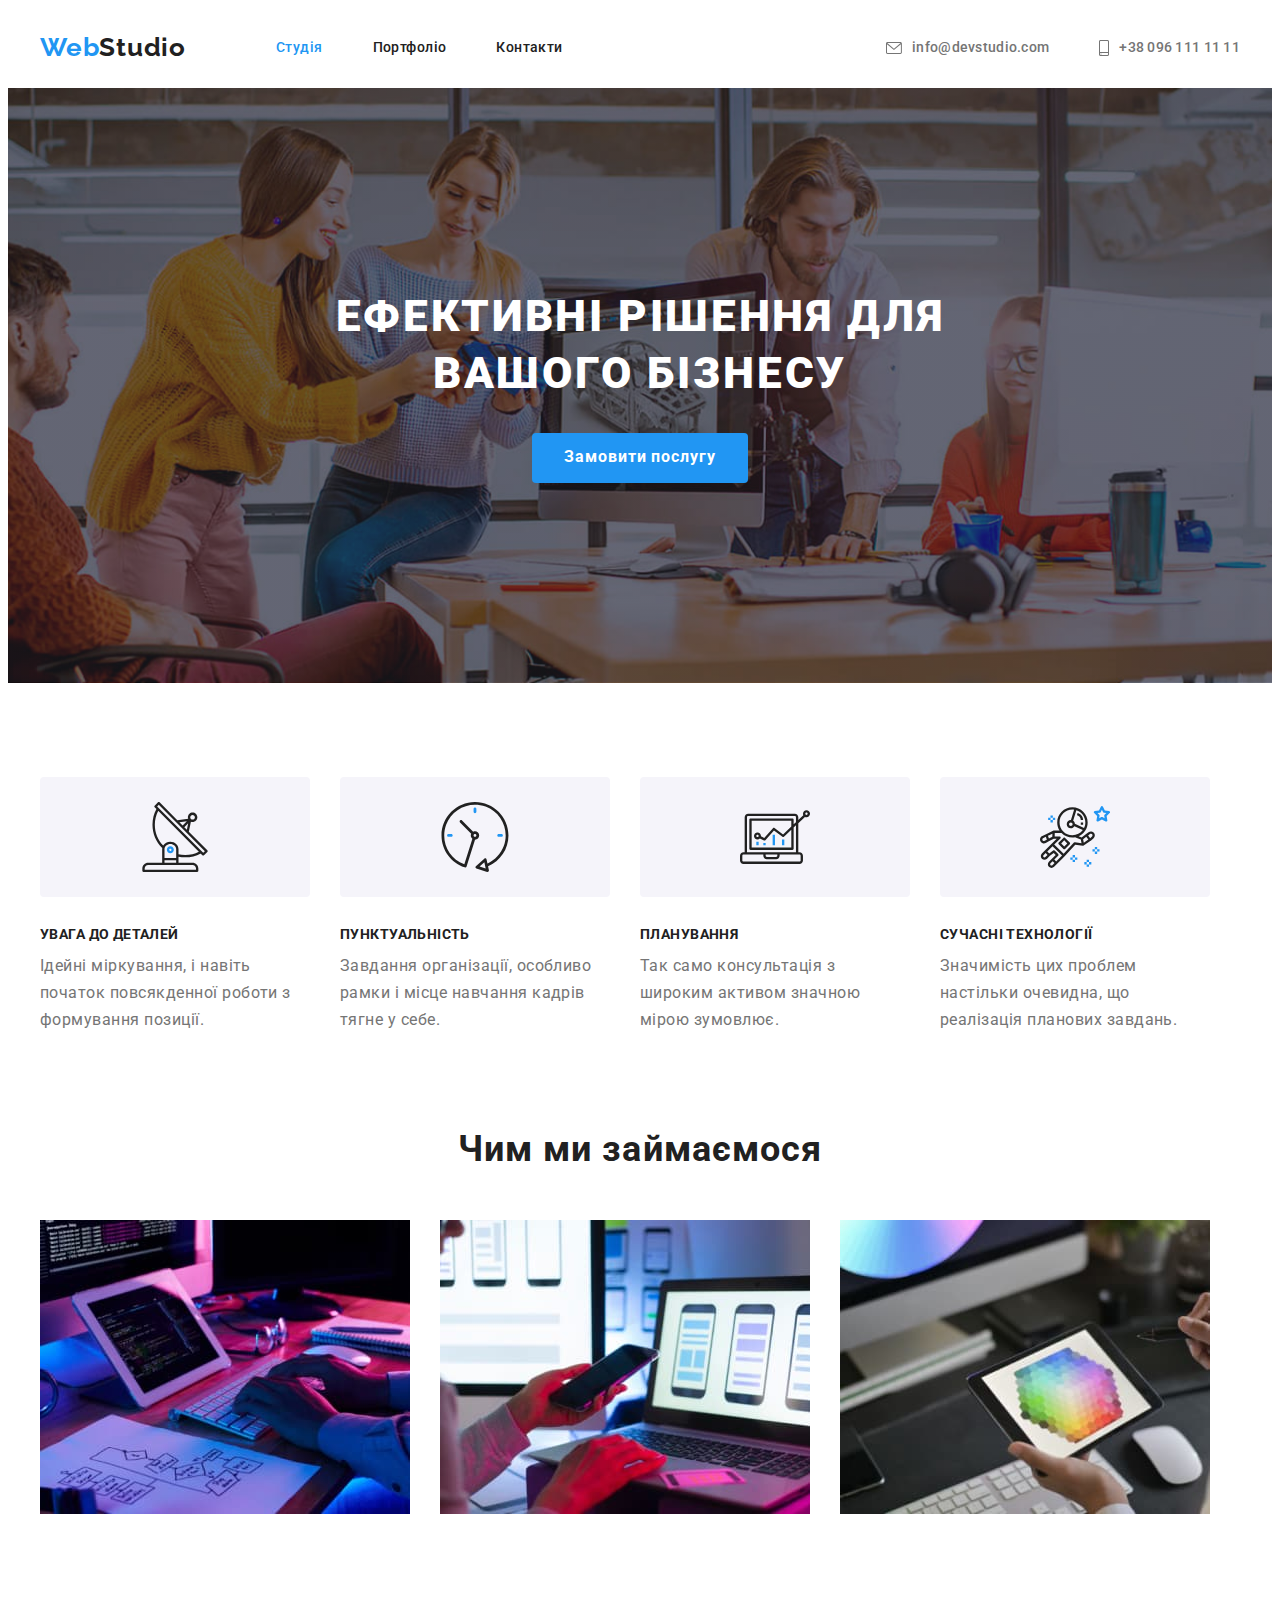
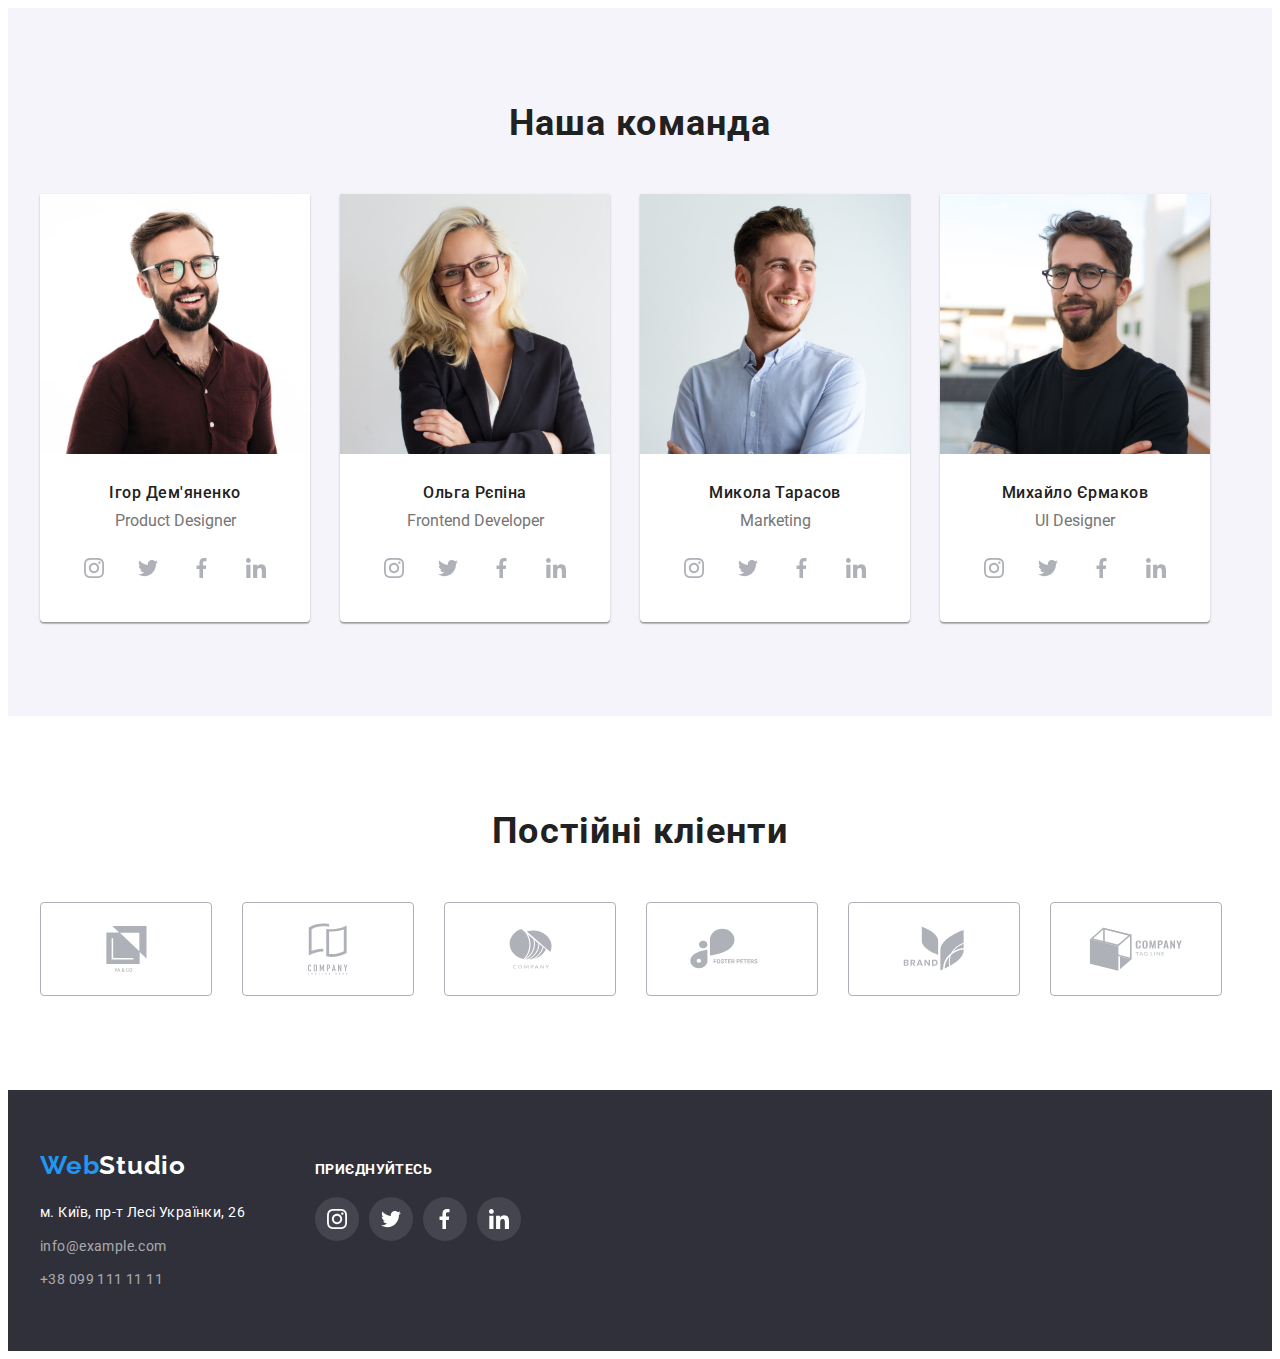
<file: index.html>
<!DOCTYPE html>
<html lang="uk">
  <head>
    <meta charset="UTF-8" />
    <meta name="viewport" content="width=device-width, initial-scale=1.0" />
    <title>WebStudio</title>
    <link
      rel="stylesheet"
      href="https://cdnjs.cloudflare.com/ajax/libs/modern-normalize/1.1.0/modern-normalize.min.css"
      integrity="sha512-wpPYUAdjBVSE4KJnH1VR1HeZfpl1ub8YT/NKx4PuQ5NmX2tKuGu6U/JRp5y+Y8XG2tV+wKQpNHVUX03MfMFn9Q=="
      crossorigin="anonymous"
      referrerpolicy="no-referrer"
    />
    <link
      href="https://fonts.googleapis.com/css2?family=Raleway:wght@700&family=Roboto:wght@400;500;700;900&display=swap"
      rel="stylesheet"
    />
    <link rel="stylesheet" href="./css/styles.css" />
  </head>

  <body>
    <!--Шапка сайту-->
    <header class="header">
      <div class="container">
        <nav class="main-nav">
          <a href="./index.html" class="header-web">Web<span class="header-studio">Studio</span></a>

          <ul class="site-nav list">
            <li><a class="link list-header caren-studio" href="./index.html">Студія</a></li>
            <li><a class="link list-header" href="./portfolio.html">Портфоліо</a></li>
            <li><a class="link list-header" href="">Контакти</a></li>
          </ul>
        </nav>

        <ul class="auth-nav">
          <li>
            <a class="link header-info" href="mailto:info@devstudio.com">
              <svg aria-label="іконка пошти" class="header-mail" wight="16" height="12">
                <use href="./images/sprite.svg#icon-mail"></use>
              </svg>
              info@devstudio.com</a
            >
          </li>
          <li>
            <a class="link header-info" href="tel:+380961111111">
              <svg aria-label="іконка мобільника" class="header-icon" wight="10" height="16">
                <use href="./images/sprite.svg#icon-smartphone"></use>
              </svg>
              +38 096 111 11 11</a
            >
          </li>
        </ul>
      </div>
    </header>
    <!-- Секція Hero -->
    <main>
      <section class="section section-hero">
        <div class="container">
          <h1 class="hero-title">Ефективні рішення для вашого бізнесу</h1>
          <button class="hero-button" type="button">Замовити послугу</button>
        </div>
      </section>

      <section class="section">
        <div class="container">
          <h2 class="visually-hidden">Наші особливості</h2>
          <ul class="title-list">
            <li class="li-title">
              <div class="icon">
                <svg aria-label="іконка антени" class="antena" width="70" height="70">
                  <use href="./images/sprite.svg#icon-antenna"></use>
                </svg>
              </div>
              <h3 class="work-title">УВАГА ДО ДЕТАЛЕЙ</h3>
              <p class="section-work">
                Ідейні міркування, і навіть початок повсякденної роботи з формування позиції.
              </p>
            </li>

            <li class="li-title">
              <div class="icon">
                <svg aria-label="іконка годинника" class="clock" width="70" height="70">
                  <use href="./images/sprite.svg#icon-clock"></use>
                </svg>
              </div>
              <h3 class="work-title">ПУНКТУАЛЬНІСТЬ</h3>
              <p class="section-work">
                Завдання організації, особливо рамки і місце навчання кадрів тягне у себе.
              </p>
            </li>

            <li class="li-title">
              <div class="icon">
                <svg aria-label="іконка діаграми" class="diagram" width="70" height="70">
                  <use href="./images/sprite.svg#icon-diagram"></use>
                </svg>
              </div>
              <h3 class="work-title">ПЛАНУВАННЯ</h3>
              <p class="section-work">
                Так само консультація з широким активом значною мірою зумовлює.
              </p>
            </li>

            <li class="li-title">
              <div class="icon">
                <svg aria-label="іконка астрогавта" class="astronaut" width="70" height="70">
                  <use href="./images/sprite.svg#icon-astronaut"></use>
                </svg>
              </div>
              <h3 class="work-title">СУЧАСНІ ТЕХНОЛОГІЇ</h3>
              <p class="section-work">
                Значимість цих проблем настільки очевидна, що реалізація планових завдань.
              </p>
            </li>
          </ul>
        </div>
      </section>

      <section class="section section-about">
        <div class="container">
          <h2 class="section-working">Чим ми займаємося</h2>
          <ul class="working-foto">
            <li class="li-foto">
              <img
                src="./images/Work-for-computers.jpg"
                alt="розробка за комп`ютером"
                width="370"
                height="294"
              />
            </li>

            <li class="li-foto">
              <img
                src="./images/Working-on-a-laptop.jpg"
                alt="розробка за ноутбуком"
                width="370"
                height="294"
              />
            </li>

            <li class="li-foto">
              <img
                src="./images/Working-on-a-tablet.jpg"
                alt="розробка за планшетом"
                width="370"
                height="294"
              />
            </li>
          </ul>
        </div>
      </section>

      <section class="section section-team">
        <div class="container">
          <h2 class="section-workers">Наша команда</h2>
          <ul class="team-foto">
            <li class="team-item">
              <img
                src="./images/employees/igor-demyanenko.jpg"
                alt="Ігор Дем'яненко"
                width="270"
                height="260"
              />
              <h3 class="img-title">Ігор Дем'яненко</h3>
              <p lang="en" class="profession">Product Designer</p>
              <ul class="social-list">
                <li class="social-list-item">
                  <a href="" class="social-list-link">
                    <svg aria-label="іконка інстаграму" class="social-list-icon">
                      <use href="./images/sprite.svg#icon-instagram"></use>
                    </svg>
                  </a>
                </li>
                <li class="social-list-item">
                  <a href="" class="social-list-link">
                    <svg aria-label="іконка твітеру" class="social-list-icon">
                      <use href="./images/sprite.svg#icon-twitter"></use>
                    </svg>
                  </a>
                </li>
                <li class="social-list-item">
                  <a href="" class="social-list-link">
                    <svg aria-label="іконка фейсбуку" class="social-list-icon">
                      <use href="./images/sprite.svg#icon-facebook"></use>
                    </svg>
                  </a>
                </li>
                <li class="social-list-item">
                  <a href="" class="social-list-link">
                    <svg aria-label="іконка лінкедину" class="social-list-icon">
                      <use href="./images/sprite.svg#icon-linkedin"></use>
                    </svg>
                  </a>
                </li>
              </ul>
            </li>

            <li class="team-item">
              <img
                src="./images/employees/olga-repina.jpg"
                alt="Ольга Рєпіна"
                width="270"
                height="260"
              />
              <h3 class="img-title">Ольга Рєпіна</h3>
              <p lang="en" class="profession">Frontend Developer</p>
              <ul class="social-list">
                <li class="social-list-item">
                  <a href="" class="social-list-link">
                    <svg aria-label="іконка інстаграму" class="social-list-icon">
                      <use href="./images/sprite.svg#icon-instagram"></use>
                    </svg>
                  </a>
                </li>
                <li class="social-list-item">
                  <a href="" class="social-list-link">
                    <svg aria-label="іконка твітеру" class="social-list-icon">
                      <use href="./images/sprite.svg#icon-twitter"></use>
                    </svg>
                  </a>
                </li>
                <li class="social-list-item">
                  <a href="" class="social-list-link">
                    <svg aria-label="іконка фейсбуку" class="social-list-icon">
                      <use href="./images/sprite.svg#icon-facebook"></use>
                    </svg>
                  </a>
                </li>
                <li class="social-list-item">
                  <a href="" class="social-list-link">
                    <svg aria-label="іконка лінкедину" class="social-list-icon">
                      <use href="./images/sprite.svg#icon-linkedin"></use>
                    </svg>
                  </a>
                </li>
              </ul>
            </li>

            <li class="team-item">
              <img
                src="./images/employees/nikolai-tarasov.jpg"
                alt="Микола Тарасов"
                width="270"
                height="260"
              />
              <h3 class="img-title">Микола Тарасов</h3>
              <p lang="en" class="profession">Marketing</p>
              <ul class="social-list">
                <li class="social-list-item">
                  <a href="" class="social-list-link">
                    <svg aria-label="іконка інстаграму" class="social-list-icon">
                      <use href="./images/sprite.svg#icon-instagram"></use>
                    </svg>
                  </a>
                </li>
                <li class="social-list-item">
                  <a href="" class="social-list-link">
                    <svg aria-label="іконка твітеру" class="social-list-icon">
                      <use href="./images/sprite.svg#icon-twitter"></use>
                    </svg>
                  </a>
                </li>
                <li class="social-list-item">
                  <a href="" class="social-list-link">
                    <svg aria-label="іконка фейсбуку" class="social-list-icon">
                      <use href="./images/sprite.svg#icon-facebook"></use>
                    </svg>
                  </a>
                </li>
                <li class="social-list-item">
                  <a href="" class="social-list-link">
                    <svg aria-label="іконка лінкедину" class="social-list-icon">
                      <use href="./images/sprite.svg#icon-linkedin"></use>
                    </svg>
                  </a>
                </li>
              </ul>
            </li>

            <li class="team-item">
              <img
                src="./images/employees/mikhail-ermakovjpg.jpg"
                alt="Михайло Єрмаков"
                width="270"
                height="260"
              />
              <h3 class="img-title">Михайло Єрмаков</h3>
              <p lang="en" class="profession">UI Designer</p>
              <ul class="social-list">
                <li class="social-list-item">
                  <a href="" class="social-list-link">
                    <svg aria-label="іконка інстаграму" class="social-list-icon">
                      <use href="./images/sprite.svg#icon-instagram"></use>
                    </svg>
                  </a>
                </li>
                <li class="social-list-item">
                  <a href="" class="social-list-link">
                    <svg aria-label="іконка твітеру" class="social-list-icon">
                      <use href="./images/sprite.svg#icon-twitter"></use>
                    </svg>
                  </a>
                </li>
                <li class="social-list-item">
                  <a href="" class="social-list-link">
                    <svg aria-label="іконка фейсбуку" class="social-list-icon">
                      <use href="./images/sprite.svg#icon-facebook"></use>
                    </svg>
                  </a>
                </li>
                <li class="social-list-item">
                  <a href="" class="social-list-link">
                    <svg aria-label="іконка лінкедину" class="social-list-icon">
                      <use href="./images/sprite.svg#icon-linkedin"></use>
                    </svg>
                  </a>
                </li>
              </ul>
            </li>
          </ul>
        </div>
      </section>
      <section class="section section-client">
        <div class="container">
        <h2 class="section-title">Постійні кліенти</h2>
          <ul class="list-clients">
            <li class="list-clients-item">
              <a class="list-link-clients" href="#">
                <svg
                  aria
                  lable="логотип постійного кліента"
                  class="client-icon client-icon-one"
                  width="41"
                  height="46"
                >
                  <use href="./images/sprite.svg#icon-company1"></use>
                </svg>
              </a>
            </li>
            <li class="list-clients-item">
              <a class="list-link-clients" href="#">
                <svg
                  aria
                  lable="логотип постійного кліента"
                  class="client-icon client-icon-two"
                  width="40"
                  height="52"
                >
                  <use href="./images/sprite.svg#icon-company2"></use>
                </svg>
              </a>
            </li>
            <li class="list-clients-item">
              <a class="list-link-clients" href="#">
                <svg
                  aria
                  lable="логотип постійного кліента"
                  class="client-icon client-icon-three"
                  width="43"
                  height="41"
                >
                  <use href="./images/sprite.svg#icon-company3"></use>
                </svg>
              </a>
            </li>
            <li class="list-clients-item">
              <a class="list-link-clients" href="#">
                <svg
                  aria
                  lable="логотип постійного кліента"
                  class="client-icon client-icon-four"
                  width="84"
                  height="41"
                >
                  <use href="./images/sprite.svg#icon-company4"></use>
                </svg>
              </a>
            </li>
            <li class="list-clients-item">
              <a class="list-link-clients" href="#">
                <svg
                  aria
                  lable="логотип постійного кліента"
                  class="client-icon client-icon-five"
                  width="62"
                  height="45"
                >
                  <use href="./images/sprite.svg#icon-company5"></use>
                </svg>
              </a>
            </li>
            <li class="list-clients-item">
              <a class="list-link-clients" href="#">
                <svg
                  aria
                  lable="логотип постійного кліента"
                  class="client-icon client-icon-six"
                  width="94"
                  height="44"
                >
                  <use href="./images/sprite.svg#icon-company6"></use>
                </svg>
              </a>
            </li>
          </ul>
        </div>
      </section>
    </main>

    <footer class="footer">
      <div class="container container-footer">
        <div class="footer-main-box">
          <a href="#" class="footer-web">Web<span class="footer-studio">Studio</span></a>
          <address class="address">
            <ul class="footer-adres">
              <li class="#">
                <a
                  class="link-address"
                  href="https://goo.gl/maps/E31LjMS4C6WuwfjZA"
                  target="_blank"
                  rel="noopener nofollow noreferrer"
                  >м. Київ, пр-т Лесі Українки, 26</a>
              </li>
              <li class="#">
                <a class="address" href="mailto:info@example.com">info@example.com</a>
              </li>
              <li class="#"><a class="address" href="tel:+380991111111">+38 099 111 11 11</a></li>
            </ul>
          </address>
        </div>
        <div class="footer-second-box">
          <p class="title-footer">Приєднуйтесь</p>
          <ul class="social-list">
            <li class="social-list-item">
              <a href="" class="social-list-link">
                <svg aria-label="іконка інстаграму" class="social-list-icon">
                  <use href="./images/sprite.svg#icon-instagram"></use>
                </svg>
              </a>
            </li>
            <li class="social-list-item">
              <a href="" class="social-list-link">
                <svg aria-label="іконка твітеру" class="social-list-icon">
                  <use href="./images/sprite.svg#icon-twitter"></use>
                </svg>
              </a>
            </li>
            <li class="social-list-item">
              <a href="" class="social-list-link">
                <svg aria-label="іконка фейсбуку" class="social-list-icon">
                  <use href="./images/sprite.svg#icon-facebook"></use>
                </svg>
              </a>
            </li>
            <li class="social-list-item">
              <a href="" class="social-list-link">
                <svg aria-label="іконка лінкедину" class="social-list-icon">
                  <use href="./images/sprite.svg#icon-linkedin"></use>
                </svg>
              </a>
            </li>
          </ul>
        </div>
      </div>
    </footer>
  </body>
</html>
</file>
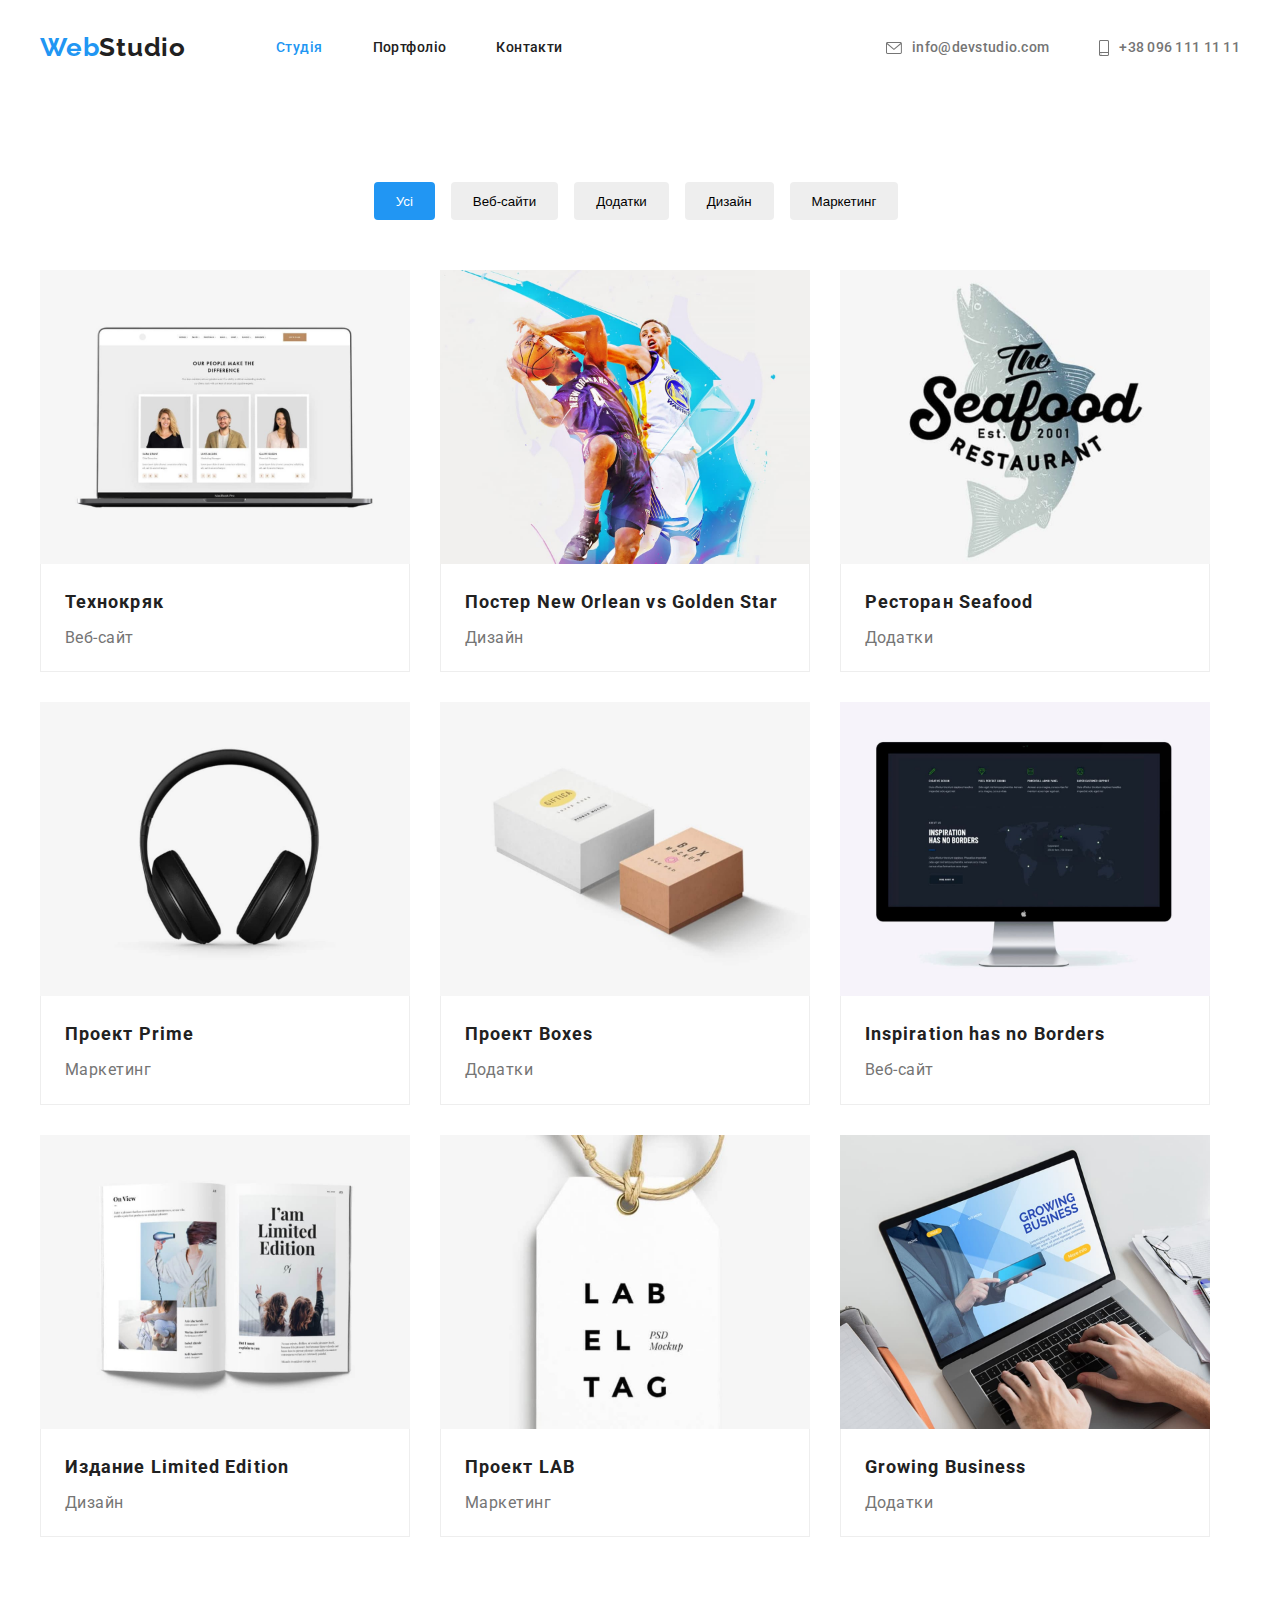
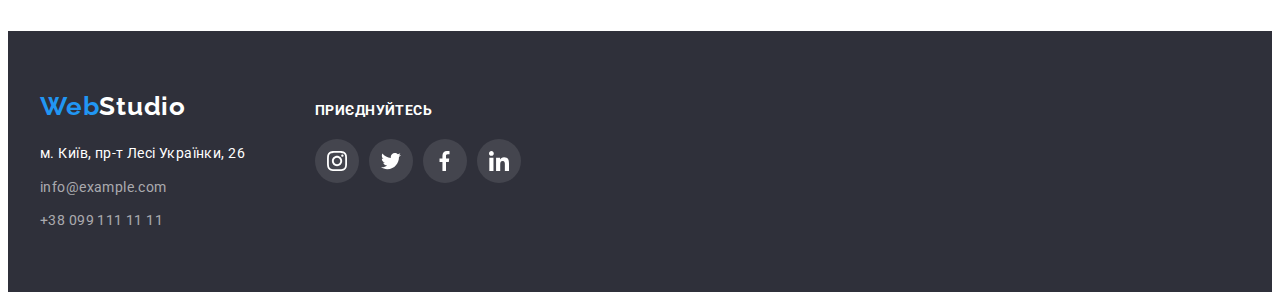
<file: portfolio.html>
<!DOCTYPE html>
<html lang="uk">
  <head>
    <meta charset="UTF-8" />
    <meta http-equiv="X-UA-Compatible" content="IE=edge" />
    <meta name="viewport" content="width=device-width, initial-scale=1.0" />
    <title>Portfolio</title>
    <link
      rel="stylesheet"
      href="https://cdnjs.cloudflare.com/ajax/libs/modern-normalize/1.1.0/modern-normalize.min.css"
      integrity="sha512-wpPYUAdjBVSE4KJnH1VR1HeZfpl1ub8YT/NKx4PuQ5NmX2tKuGu6U/JRp5y+Y8XG2tV+wKQpNHVUX03MfMFn9Q=="
      crossorigin="anonymous"
      referrerpolicy="no-referrer"
    />
    <link
      href="https://fonts.googleapis.com/css2?family=Raleway:wght@700&family=Roboto:wght@400;500;700;900&display=swap"
      rel="stylesheet"
    />
    <link rel="stylesheet" href="./css/styles.css" />
  </head>

  <body>
    <header class="header">
      <div class="container">
        <nav class="main-nav">
          <a href="./index.html" class="header-web">Web<span class="header-studio">Studio</span></a>

          <ul class="site-nav list">
            <li><a class="link list-header caren-studio" href="./index.html">Студія</a></li>
            <li><a class="link list-header" href="./portfolio.html">Портфоліо</a></li>
            <li><a class="link list-header" href="">Контакти</a></li>
          </ul>
        </nav>

        <ul class="auth-nav">
          <li>
            <a class="link header-info" href="mailto:info@devstudio.com">
              <svg aria-label="іконка пошти" class="header-mail" wight="16" height="12">
                <use href="./images/sprite.svg#icon-mail"></use>
              </svg>
              info@devstudio.com</a
            >
          </li>
          <li>
            <a class="link header-info" href="tel:+380961111111">
              <svg aria-label="іконка мобільника" class="header-icon" wight="10" height="16">
                <use href="./images/sprite.svg#icon-smartphone"></use>
              </svg>
              +38 096 111 11 11</a
            >
          </li>
        </ul>
      </div>
    </header>
    <main>
      <section class="section">
        <div class="container">
          <h1 class="visually-hidden">Список робіт</h1>

          <ul class="list-button">
            <li class="button-li portfolio">
              <button type="button" class="active">Усі</button>
            </li>

            <li class="button-li portfolio">
              <button type="button" class="filtr-btns">Веб-сайти</button>
            </li>

            <li class="button-li portfolio">
              <button type="button" class="filtr-btns">Додатки</button>
            </li>

            <li class="button-li portfolio">
              <button type="button" class="filtr-btns">Дизайн</button>
            </li>

            <li class="button-li portfolio">
              <button type="button" class="filtr-btns">Маркетинг</button>
            </li>
          </ul>

          <ul class="menu-images">
            <li class="list-menu">
              <a href="#" class="portfolio-list-link">
                <img src="./images/notebook.jpg" alt="notebook" width="370" />
                <div class="menu-icon">
                  <h2 class="list-title">Технокряк</h2>
                  <p class="menu-link">Веб-сайт</p>
                </div>
              </a>
            </li>

            <li class="list-menu">
              <a href="#" class="portfolio-list-link">
                <img src="./images/poster.jpg" alt="poster" width="370" />
                <div class="menu-icon">
                  <h2 class="list-title">Постер New Orlean vs Golden Star</h2>
                  <p class="menu-link">Дизайн</p>
                </div>
              </a>
            </li>

            <li class="list-menu">
              <a href="#" class="portfolio-list-link">
                <img src="./images/restaurant.jpg" alt="restaurant" width="370" />
                <div class="menu-icon">
                  <h2 class="list-title">Ресторан Seafood</h2>
                  <p class="menu-link">Додатки</p>
                </div>
              </a>
            </li>

            <li class="list-menu">
              <a href="#" class="portfolio-list-link">
                <img src="./images/headphones.jpg" alt="headphones" width="370" />
                <div class="menu-icon">
                  <h2 class="list-title">Проект Prime</h2>
                  <p class="menu-link">Маркетинг</p>
                </div>
              </a>
            </li>

            <li class="list-menu">
              <a href="#" class="portfolio-list-link">
                <img src="./images/box.jpg" alt="Box" width="370" />
                <div class="menu-icon">
                  <h2 class="list-title">Проект Boxes</h2>
                  <p class="menu-link">Додатки</p>
                </div>
              </a>
            </li>

            <li class="list-menu">
              <a href="#" class="portfolio-list-link">
                <img src="./images/pc.jpg" alt="pc" width="370" />
                <div class="menu-icon">
                  <h2 class="list-title">Inspiration has no Borders</h2>
                  <p class="menu-link">Веб-сайт</p>
                </div>
              </a>
            </li>

            <li class="list-menu">
              <a href="#" class="portfolio-list-link">
                <img src="./images/book.jpg" alt="book" width="370" />
                <div class="menu-icon">
                  <h2 class="list-title">Издание Limited Edition</h2>
                  <p class="menu-link">Дизайн</p>
                </div>
              </a>
            </li>

            <li class="list-menu">
              <a href="#" class="portfolio-list-link">
                <img src="./images/leiba.jpg" alt="leiba" width="370" />
                <div class="menu-icon">
                  <h2 class="list-title">Проект LAB</h2>
                  <p class="menu-link">Маркетинг</p>
                </div>
              </a>
            </li>

            <li class="list-menu">
              <a href="#" class="portfolio-list-link">
                <img src="./images/application.jpg" alt="application" width="370" />
                <div class="menu-icon">
                  <h2 class="list-title">Growing Business</h2>
                  <p class="menu-link">Додатки</p>
                </div>
              </a>
            </li>
          </ul>
        </div>
      </section>
    </main>

    <footer class="footer">
      <div class="container container-footer">
        <div class="footer-main-box">
          <a href="#" class="footer-web">Web<span class="footer-studio">Studio</span></a>
          <address class="address">
            <ul class="footer-adres">
              <li class="#">
                <a
                  class="link-address"
                  href="https://goo.gl/maps/E31LjMS4C6WuwfjZA"
                  target="_blank"
                  rel="noopener nofollow noreferrer"
                  >м. Київ, пр-т Лесі Українки, 26</a
                >
              </li>
              <li class="#">
                <a class="address" href="mailto:info@example.com">info@example.com</a>
              </li>
              <li class="#"><a class="address" href="tel:+380991111111">+38 099 111 11 11</a></li>
            </ul>
          </address>
        </div>
        <div class="footer-second-box">
          <p class="title-footer">Приєднуйтесь</p>
          <ul class="social-list">
            <li class="social-list-item">
              <a href="" class="social-list-link">
                <svg aria-label="іконка інстаграму" class="social-list-icon">
                  <use href="./images/sprite.svg#icon-instagram"></use>
                </svg>
              </a>
            </li>
            <li class="social-list-item">
              <a href="" class="social-list-link">
                <svg aria-label="іконка твітеру" class="social-list-icon">
                  <use href="./images/sprite.svg#icon-twitter"></use>
                </svg>
              </a>
            </li>
            <li class="social-list-item">
              <a href="" class="social-list-link">
                <svg aria-label="іконка фейсбуку" class="social-list-icon">
                  <use href="./images/sprite.svg#icon-facebook"></use>
                </svg>
              </a>
            </li>
            <li class="social-list-item">
              <a href="" class="social-list-link">
                <svg aria-label="іконка лінкедину" class="social-list-icon">
                  <use href="./images/sprite.svg#icon-linkedin"></use>
                </svg>
              </a>
            </li>
          </ul>
        </div>
      </div>
    </footer>
  </body>
</html>
</file>
<file: css/styles.css>
:root {
  /* Fonts */
  --main-font-family: 'Roboto', sans-serif;

  /* Colors */
  --main-color: #212121;
  --main-light-color: #ffffff;
  --current-color: #2196f3;
  --secondary-color: #757575;
  --footer-color: #2f303a;
  --button-color: #f5f4fa;
}

/* Main nav*/

.site-nav {
  display: flex;
  align-items: center;
  padding-top: 32px;
  padding-bottom: 32px;
}

.main-nav {
  display: flex;
  align-items: center;
}

.site-nav list {
  display: flex;
}
/* Site nav*/

.site-nav li {
  display: flex;
  margin-right: 50px;
}

.site-nav li:last-child {
  margin-right: 0;
}

/* Auth nav*/

.auth-nav {
  display: flex;
  margin-left: auto;
  padding-top: 32px;
  padding-bottom: 32px;
  align-items: center;
}

.auth-nav li {
  margin-right: 50px;
}

.auth-nav li:last-child {
  margin-right: 0;
}

/* Видаляємо марджини із списків */

html {
  box-sizing: border-box;
}

ul,
ol {
  margin-top: 0;
  margin-bottom: 0;
  padding-left: 0;
}

img {
  display: block;
}

/* Видаляємо марджини із заголовків */
h1,
h2,
h3,
h4,
p {
  margin-top: 0;
  margin-bottom: 0;
}

body {
  font-family: var(--main-font-family);
  font-size: 16px;
  color: var(--main-color);
}

.header .container {
  display: flex;
  align-items: center;
}

.section {
  padding-top: 94px;
  padding-bottom: 94px;
}
.container {
  width: 1200px;
  margin-left: auto;
  margin-right: auto;
  padding-left: 15px;
  padding-right: 15px;
}

.header-studio {
  font-size: 26px;
  line-height: 1.2;
  font-weight: 700;
  font-family: 'Raleway', sans-serif;
  color: var(--main-color);
}

.header-web {
  font-size: 26px;
  line-height: 1.2;
  font-weight: 700;
  font-family: 'Raleway', sans-serif;
  color: var(--current-color);
  margin-right: 90px;
  padding-top: 24px;
  padding-bottom: 25px;
}

.header-info {
  font-weight: 500;
  font-size: 14px;
  line-height: 1.1;
  color: var(--secondary-color);
  letter-spacing: 0.02em;
  display: flex;
  align-items: center;
}
.icon-mail {
  margin-right: 10px;
  width: 16px;
  height: 12px;
  fill: var(--secondary-color);
}

.header-icon {
  width: 10px;
  height: 16px;
  margin-right: 10px;
  fill: var(--secondary-color);
}

.header-icon:hover,
.header-icon:focus {
  background-color: var(--current-color);
  color: var(--current-color);
  background-color: var(--main-light-color);
}

.header-mail {
  width: 16px;
  height: 12px;
  margin-right: 10px;
  fill: var(--secondary-color);
}
.button-li {
  margin-right: 8px;
}
/* ссилка хедера. */

.list-header {
  color: var(--main-color);
  font-weight: 500;
  font-size: 14px;
  line-height: 1.1;
  letter-spacing: 0.03em;
}
.list-button {
  font-family: 'Roboto';
  font-style: normal;
  font-weight: 500;
  font-size: 16px;
  line-height: 26px;
  display: flex;
  justify-content: center;
  gap: 8px;
}

.menu-images {
  display: flex;
  flex-wrap: wrap;
  gap: 30px;
  margin-top: 50px;
}
/* ховаєм h1 */
.visually-hidden {
  position: absolute;
  white-space: nowrap;
  width: 1px;
  height: 1px;
  overflow: hidden;
  border: 0;
  padding: 0;
  clip: rect(0 0 0 0);
  clip-path: inset(50%);
  margin: -1px;
}

/* ховаєм h2 в index.html */

.visually-hidden {
  position: absolute;
  white-space: nowrap;
  width: 1px;
  height: 1px;
  overflow: hidden;
  border: 0;
  padding: 0;
  clip: rect(0 0 0 0);
  clip-path: inset(50%);
  margin: -1px;
}

/* удаляємо маркери */
li {
  list-style-type: none;
}

.li-title {
  width: 270px;
}
/* Дефолтні параметри кнопки */

.button {
  display: inline-block;
  border: none;
  cursor: pointer;
  font-family: inherit;
  font-weight: 500;
  font-size: 16px;
  line-height: 1.6;
  background-color: var(--main-light-color);
  letter-spacing: 0.03em;
}

/* Текст кнопок */

.button-text {
  font-weight: 500;
  font-size: 16px;
  line-height: 1.6;
}

/* hover focus button */
.filtr-btns:hover,
.filtr-btns:focus {
  background-color: var(--current-color);
  color: var(--main-light-color);
  /* box-shadow: 0px 3px 1px rgba(0, 0, 0, 0.1), 0px 1px 2px rgba(0, 0, 0, 0.08), 0px 2px 2px rgba(0, 0, 0, 0.12); */
}

.button:hover,
.button:focus {
  background-color: var(--current-color);
  color: var(--main-light-color);
}

/* hover focus ссилок */

.link:hover,
.link:focus {
  color: var(--current-color);
  background-color: var(--main-light-color);
}

/* С */
.profession {
  color: #757575;
  text-align: center;
}

.link-address {
  color: #ffffff;
  font-style: normal;
  font-weight: 400;
  font-size: 14px;
  line-height: 1.7;
  letter-spacing: 0.03em;
  margin-top: 20px;
}

/* Hover footer address  */

.address:hover,
.address:focus {
  color: var(--current-color);
}

/* Заголовок ссилки */

.list-title {
  font-size: 18px;
  line-height: 2;
  color: var(--main-color);
  letter-spacing: 0.06em;
  padding-top: 20px;
  padding-left: 24px;
  padding-right: 24px;
  margin-bottom: 4px;
}

.menu-icon {
  background: #ffffff;
  border: 1px solid #eeeeee;
  border-top: 0;
}
/* .list-border {
  background: #FFFFFF;
  border: 1px solid #EEEEEE;

} */
/* Параграф ссилки  */

.work {
  font-size: 16px;
  line-height: 1.8;
  color: var(--secondary-color);
}

.section-workers {
  text-align: center;
  font-family: 'Roboto';
  font-style: normal;
  font-weight: 700;
  font-size: 36px;
  line-height: 42px;
  text-align: center;
  letter-spacing: 0.03em;
  margin-bottom: 50px;

  color: #212121;
}
.section-team {
  background-color: #f5f4fa;
}

.team-item {
  height: 428px;
  background: #ffffff;
  /* material shadow v1 */

  box-shadow: 0px 1px 3px rgba(0, 0, 0, 0.12), 0px 1px 1px rgba(0, 0, 0, 0.14),
    0px 2px 1px rgba(0, 0, 0, 0.2);
  border-radius: 0px 0px 4px 4px;
}

.hero-title {
  text-align: center;
  font-family: 'Roboto';
  width: 696px;
  margin-right: auto;
  margin-left: auto;
  margin-bottom: 30px;
  font-weight: 900;
  font-size: 44px;
  line-height: 1.3;
  color: var(--main-light-color);

  text-transform: uppercase;
  letter-spacing: 0.06em;
}

.section-hero {
  text-align: center;
  padding: 200px 0;
  background-color: #c4c4c4;
  background-image: linear-gradient(rgba(47, 48, 58, 0.4), rgba(47, 48, 58, 0.4)),
    url('../images/hero/Img.jpg');
  background-size: cover;
  background-repeat: no-repeat;
  background-position: center;
  max-width: 1600px;
  margin: 0 auto;
}

.hero-button {
  border-radius: 4px;
  font-family: 'Roboto';
  font-style: normal;
  font-weight: 700;
  font-size: 16px;
  line-height: 1.8;
  letter-spacing: 0.06em;
  cursor: pointer;
  background-color: var(--current-color);
  color: var(--main-light-color);
  border: none;
  width: 216px;
  height: 50px;
}

.work-title {
  text-transform: uppercase;
  font-size: 14px;
  line-height: 1.1;
  letter-spacing: 0.03em;
  margin-bottom: 10px;
}

.section-work {
  font-size: 16px;
  line-height: 1.7;
  color: var(--secondary-color);
  letter-spacing: 0.03em;
}

.menu-link {
  font-size: 16px;
  line-height: 1.7;
  color: var(--secondary-color);
  letter-spacing: 0.03em;
  padding-bottom: 20px;
  padding-left: 24px;
  padding-right: 24px;
}
.section-about {
  padding-top: 0;
}

.social-list-icon {
  width: 20px;
  height: 20px;
  fill: #afb1b8;
}
.social-list-link:hover .social-list-icon,
.social-list-link:focus .social-list-icon {
  fill: var(--button-color);
}
.social-list-link {
  display: flex;
  align-items: center;
  justify-content: center;
  width: 44px;
  height: 44px;
  border-radius: 50%;
  background-color: #ffffff;
}

.social-list-link:hover,
.social-list-link:focus {
  background-color: var(--current-color);
}
.social-list {
  display: flex;
  justify-content: center;
  column-gap: 10px;
  margin-top: 16px;
}
.section-working {
  text-align: center;
  font-family: 'Roboto';
  font-style: normal;
  font-weight: 700;
  font-size: 36px;
  line-height: 42px;
  text-align: center;
  letter-spacing: 0.03em;
  margin-bottom: 50px;

  color: #212121;
}

.title-list,
.working-foto,
.team-foto {
  display: flex;
  gap: 30px;
}

.img-title {
  font-weight: 500;
  font-size: 16px;
  line-height: 1.1;
  letter-spacing: 0.03em;
  padding-top: 30px;
  text-align: center;
  margin-bottom: 10px;
}

.footer {
  background: #2f303a;
  padding-top: 60px;
  padding-bottom: 60px;
}

.footer-web {
  font-size: 26px;
  line-height: 1.2;
  font-weight: 700;
  font-family: 'Raleway', sans-serif;
  color: var(--current-color);
}

.team {
  background-color: #f5f4fa;
}
/* колір логотипа */

.footer-studio {
  color: var(--main-light-color);
  font-size: 26px;
  line-height: 1.2;
  font-family: 'Raleway', sans-serif;
}

.footer-adres {
  display: flex;
  flex-direction: column;
  gap: 9px;
}

.title-footer {
  margin-bottom: 20px;
  font-weight: 700;
  font-size: 14px;
  line-height: 1.14;
  letter-spacing: 0.03em;
  text-transform: uppercase;
  color: var(--main-light-color);
}

.filtr-btns,
.active {
  border-radius: 4px;
  background-color: #eeeeee;
  cursor: pointer;
  padding: 6px 22px;
  border: none;
  height: 38px;
}

.foto-work {
  line-height: 1.1;
  color: var(--secondary-color);
  letter-spacing: 0.03em;
}

/* робить голубий колір в статичному стані */

.caren-studio {
  color: var(--current-color);
}

.caren-portfolio {
  color: var(--current-color);
}

.button-section {
  background: var(--button-color);
}
.active {
  border-radius: 4px;
  background-color: var(--current-color);
  color: var(--main-light-color);
}

.address {
  margin-top: 20px;
}
/* ховаєм підкреслювання ссилок */

a {
  text-decoration: none;
  color: var(--secondary-color);
  font-family: 'Roboto';
  font-style: normal;
  font-weight: 400;
  font-size: 14px;
  line-height: 24px;
  /* or 171% */

  letter-spacing: 0.03em;

  color: rgba(255, 255, 255, 0.6);
}
.icon {
  display: flex;
  height: 120px;
  margin-bottom: 30px;
  justify-content: center;
  align-items: center;
  background-color: #f5f4fa;
  border-radius: 4px;
}

/* .section-client {
  margin-bottom: 50px;
  font-size: 36px;
  line-height: 1.17;
  text-align: center;
} */

.list-link-clients {
  display: flex;
  align-items: center;
  justify-content: center;
  border: 1px solid #afb1b8;
  border-radius: 4px;
  width: 170px;
  height: 92px;
  fill: #afb1b8;
}

.list-link-clients:hover,
.list-link-clients:focus {
  fill: var(--current-color);
  border-color: var(--current-color);
}

.list-clients {
  display: flex;
  gap: 30px;
  fill: #afb1b8;
}

.section-title {
  font-family: 'Roboto';
  font-style: normal;
  font-weight: 700;
  font-size: 36px;
  line-height: 42px;
  text-align: center;
  letter-spacing: 0.03em;

  color: #212121;
  margin-bottom: 50px;
}

.client-icon-two {
  width: 40px;
  height: 52px;
}

.client-icon:hover,
.client-icon:focus {
  color: var(--current-color);
}

.footer-main-box {
  margin-right: 70px;
}
.container-footer {
  display: flex;
  align-items: baseline;
}

.social-list-link {
  background: rgba(255, 255, 255, 0.1);
}

.header .link:hover .header-mail,
.header .link:focus .header-mail,
.header .link:hover .header-icon,
.header .link:focus .header-icon {
  fill: var(--current-color);
}

.footer .social-list-icon {
  fill: var(--main-light-color);
}
.portfolio-list-link {
  display: block;
}
.portfolio-list-link:hover,
.portfolio-list-link:focus {
  box-shadow: 0px 1px 1px rgba(0, 0, 0, 0.12), 0px 4px 4px rgba(0, 0, 0, 0.06),
    1px 4px 6px rgba(0, 0, 0, 0.16);
}

.footer .social-list {
  padding-bottom: 0;
}

.portfolio:hover,
.portfolio:focus {
  box-shadow: 0px 3px 1px rgba(0, 0, 0, 0.1), 0px 1px 2px rgba(0, 0, 0, 0.08),
    0px 2px 2px rgba(0, 0, 0, 0.12);
}
</file>
